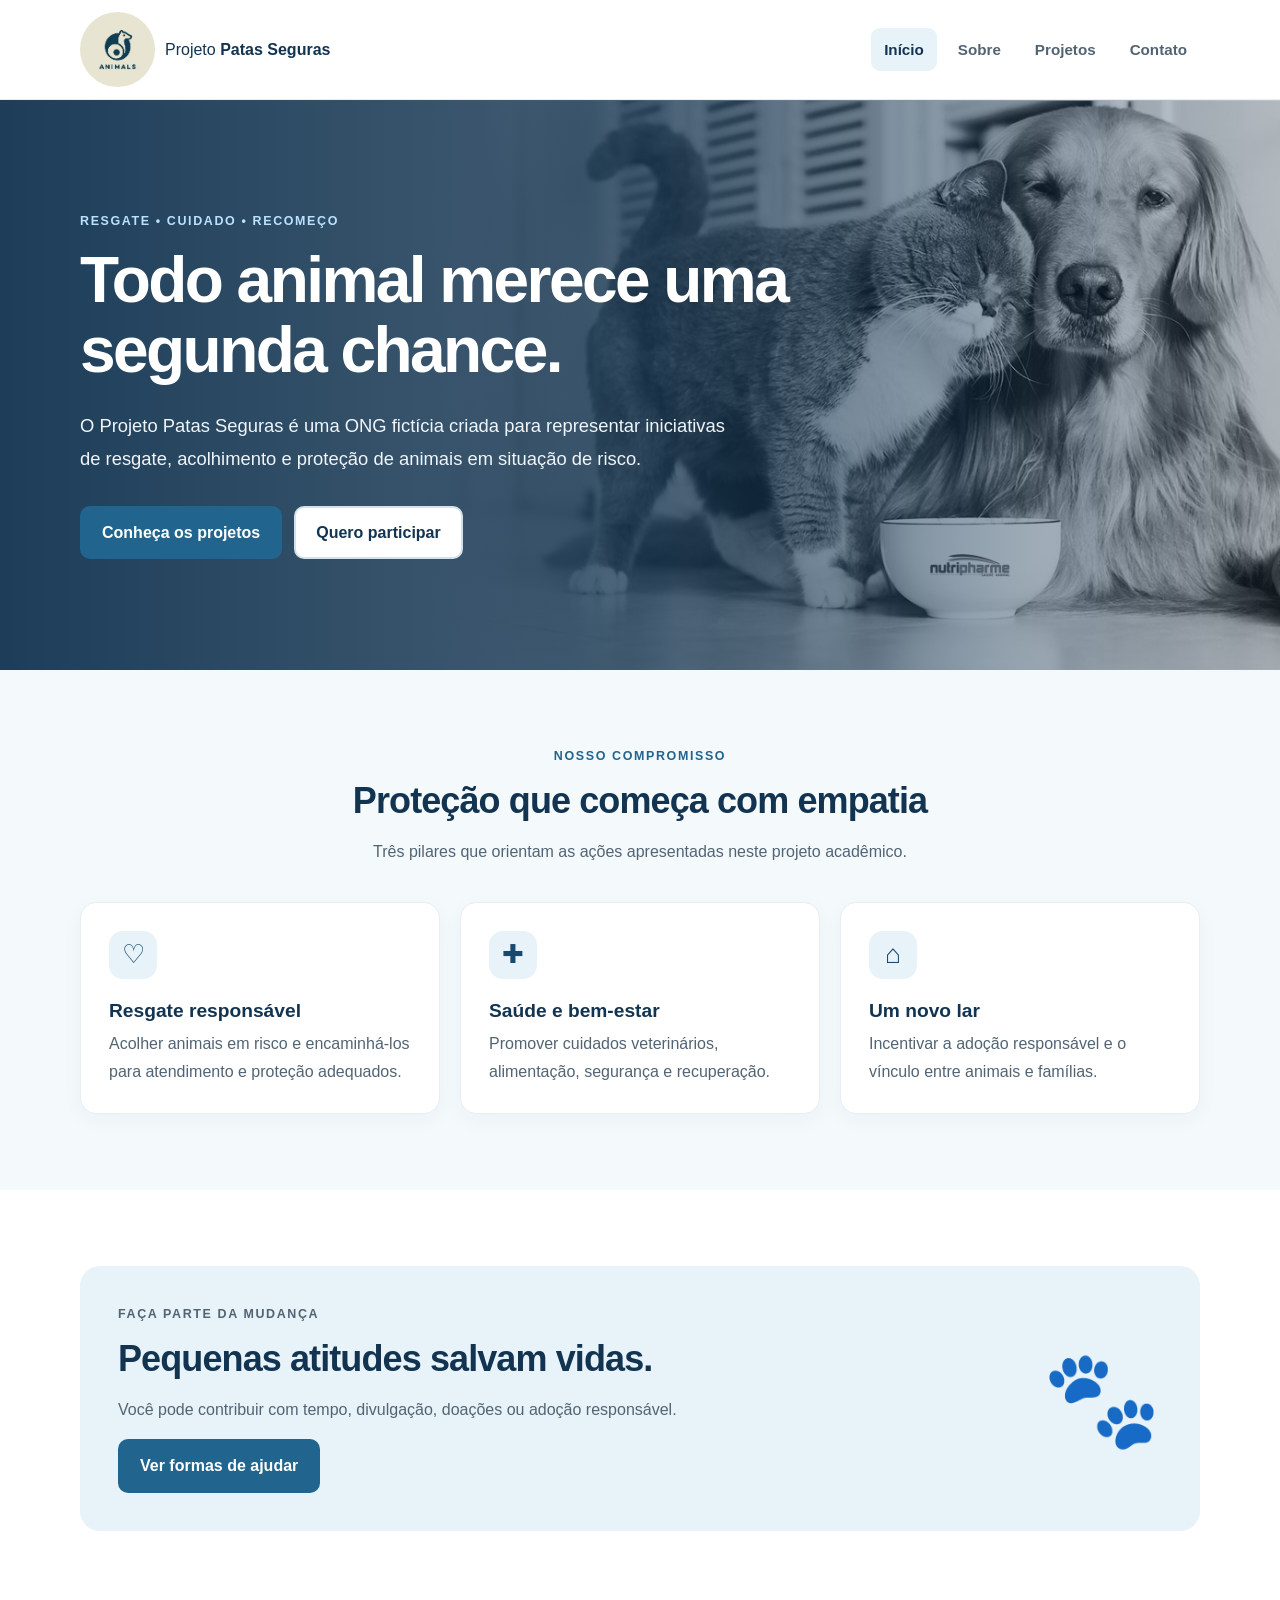
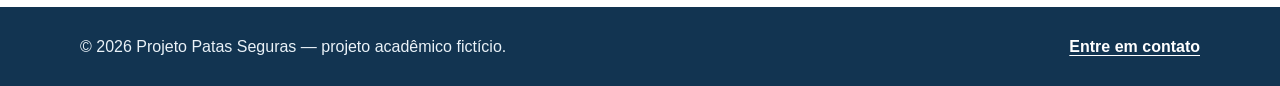
<file: ong-resgate-animal/index.html>
<!DOCTYPE html>
<html lang="pt-BR">
<head>
    <!-- Codificação de caracteres para aceitar acentos. -->
    <meta charset="UTF-8">

    <!-- Adapta a página à largura do celular ou computador. -->
    <meta name="viewport" content="width=device-width, initial-scale=1.0">

    <meta name="description" content="Conheça o Projeto Patas Seguras, uma ONG fictícia dedicada ao resgate e à proteção animal.">

    <title>Início | Projeto Patas Seguras</title>

    <!-- CSS externo compartilhado pelo site inteiro. -->
    <link rel="stylesheet" href="style.css">

    <!-- JavaScript externo. defer espera o HTML ser interpretado. -->
    <script src="script.js" defer></script>
</head>

<body>

    <!-- CABEÇALHO E MENU -->
    <header class="site-header">
        <div class="container header-inner">

            <a class="brand" href="index.html">
                <img
    src="img/logo.jpg"
    alt="Logo da ONG"
    class="brand-icon"
>
                <span>Projeto <strong>Patas Seguras</strong></span>
            </a>

            <nav class="main-nav" aria-label="Navegação principal">
                <a href="index.html" aria-current="page">Início</a>
                <a href="sobre.html">Sobre</a>
                <a href="projetos.html">Projetos</a>
                <a href="contato.html">Contato</a>
            </nav>

        </div>
    </header>

    <main>

        <!-- BANNER PRINCIPAL -->
        <section class="hero-banner">

            <!-- IMAGEM DO BANNER: -->
            <img
                class="banner-image"
                src="img/hero-animais.jpg"
                alt="Cães e gatos resgatados que representam a proteção animal"
            >

            <!-- Camada azul transparente para melhorar a leitura. -->
            <div class="banner-overlay"></div>

            <!-- Texto e botões posicionados sobre o banner. -->
            <div class="container banner-content">

                <p class="eyebrow">Resgate • Cuidado • Recomeço</p>

                <h1>Todo animal merece uma segunda chance.</h1>

                <p class="banner-text">
                    O Projeto Patas Seguras é uma ONG fictícia criada
                    para representar iniciativas de resgate, acolhimento
                    e proteção de animais em situação de risco.
                </p>

                <div class="button-row">
                    <a class="button button-primary" href="projetos.html">
                        Conheça os projetos
                    </a>

                    <a class="button button-secondary" href="contato.html">
                        Quero participar
                    </a>
                </div>

            </div>
        </section>

        <!-- DESTAQUES DA ONG -->
        <section class="section section-soft">
            <div class="container">

                <div class="section-heading">
                    <p class="eyebrow">Nosso compromisso</p>
                    <h2>Proteção que começa com empatia</h2>
                    <p>
                        Três pilares que orientam as ações apresentadas
                        neste projeto acadêmico.
                    </p>
                </div>

                <!-- Cartões organizados com Flexbox no CSS. -->
                <div class="feature-grid">

                    <article class="feature-card">
                        <span class="feature-icon" aria-hidden="true">♡</span>
                        <h3>Resgate responsável</h3>
                        <p>
                            Acolher animais em risco e encaminhá-los
                            para atendimento e proteção adequados.
                        </p>
                    </article>

                    <article class="feature-card">
                        <span class="feature-icon" aria-hidden="true">✚</span>
                        <h3>Saúde e bem-estar</h3>
                        <p>
                            Promover cuidados veterinários, alimentação,
                            segurança e recuperação.
                        </p>
                    </article>

                    <article class="feature-card">
                        <span class="feature-icon" aria-hidden="true">⌂</span>
                        <h3>Um novo lar</h3>
                        <p>
                            Incentivar a adoção responsável e o vínculo
                            entre animais e famílias.
                        </p>
                    </article>

                </div>
            </div>
        </section>

        <!-- INTERAÇÃO JAVASCRIPT ADICIONAL -->
        <section class="section">
            <div class="container participation-panel">

                <div>
                    <p class="eyebrow">Faça parte da mudança</p>
                    <h2>Pequenas atitudes salvam vidas.</h2>

                    <p>
                        Você pode contribuir com tempo, divulgação,
                        doações ou adoção responsável.
                    </p>

                    <!-- O JavaScript mostra ou oculta este conteúdo. -->
                    <div id="participation-details" class="toggle-details" hidden>
                        <p>
                            <strong>Como ajudar:</strong>
                            divulgue animais para adoção, doe ração
                            ou materiais, ofereça apoio como voluntário
                            e incentive a identificação e a castração
                            responsável.
                        </p>
                    </div>

                    <button
                        class="button button-primary"
                        id="toggle-details"
                        type="button"
                        aria-expanded="false"
                        aria-controls="participation-details"
                    >
                        Ver formas de ajudar
                    </button>
                </div>

                <div class="participation-mark" aria-hidden="true">🐾</div>

            </div>
        </section>

    </main>

    <!-- RODAPÉ -->
    <footer class="site-footer">
        <div class="container footer-inner">
            <p>© 2026 Projeto Patas Seguras — projeto acadêmico fictício.</p>
            <a href="contato.html">Entre em contato</a>
        </div>
    </footer>

</body>
</html>
</file>
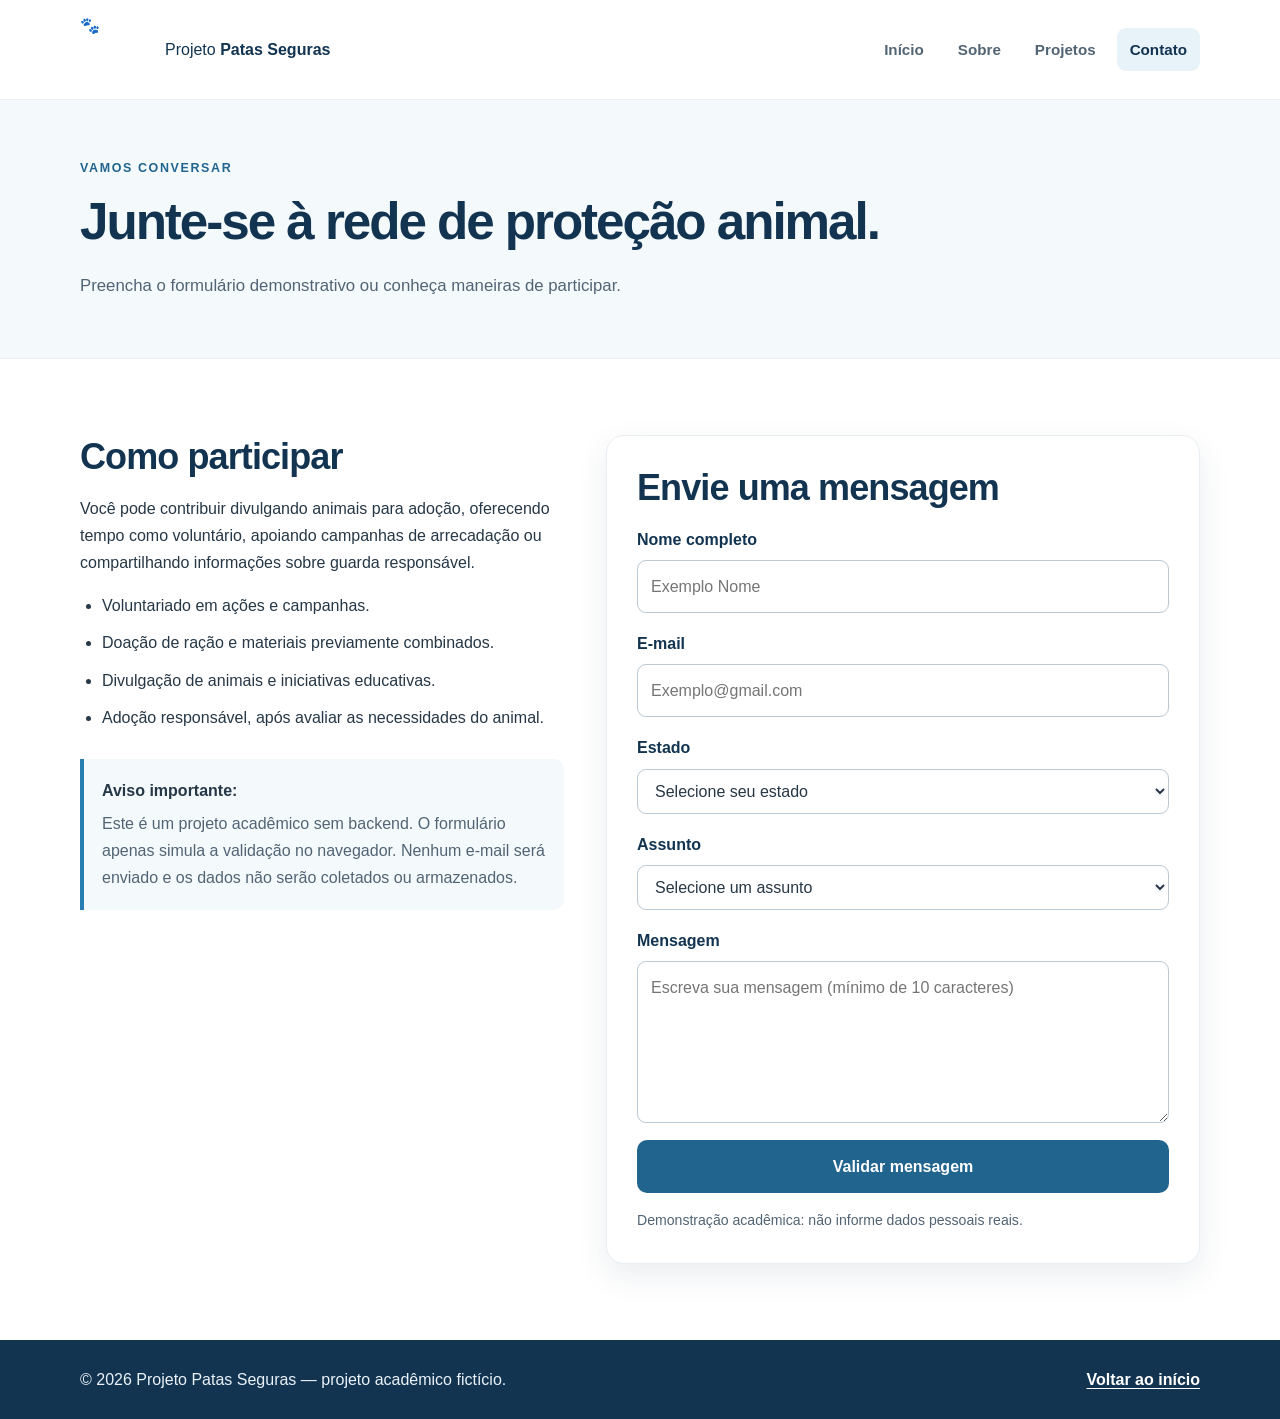
<file: ong-resgate-animal/contato.html>
<!DOCTYPE html>
<html lang="pt-BR">
<head>
    <meta charset="UTF-8">
    <meta name="viewport" content="width=device-width, initial-scale=1.0">
    <meta name="description" content="Entre em contato com o Projeto Patas Seguras.">
    <title>Contato | Projeto Patas Seguras</title>
    <link rel="stylesheet" href="style.css">
    <script src="script.js" defer></script>
</head>

<body>

    <header class="site-header">
        <div class="container header-inner">
            <a class="brand" href="index.html">
                <span class="brand-icon" aria-hidden="true">🐾</span>
                <span>Projeto <strong>Patas Seguras</strong></span>
            </a>

            <nav class="main-nav" aria-label="Navegação principal">
                <a href="index.html">Início</a>
                <a href="sobre.html">Sobre</a>
                <a href="projetos.html">Projetos</a>
                <a href="contato.html" aria-current="page">Contato</a>
            </nav>
        </div>
    </header>

    <main>

        <section class="page-banner">
            <div class="container">
                <p class="eyebrow">Vamos conversar</p>
                <h1>Junte-se à rede de proteção animal.</h1>
                <p>
                    Preencha o formulário demonstrativo ou conheça
                    maneiras de participar.
                </p>
            </div>
        </section>

        <section class="section">
            <div class="container contact-grid">

                <!-- INFORMAÇÕES SOBRE PARTICIPAÇÃO -->
                <div class="contact-copy">

                    <h2>Como participar</h2>

                    <p>
                        Você pode contribuir divulgando animais para adoção,
                        oferecendo tempo como voluntário, apoiando campanhas
                        de arrecadação ou compartilhando informações sobre
                        guarda responsável.
                    </p>

                    <ul class="check-list">
                        <li>Voluntariado em ações e campanhas.</li>
                        <li>Doação de ração e materiais previamente combinados.</li>
                        <li>Divulgação de animais e iniciativas educativas.</li>
                        <li>Adoção responsável, após avaliar as necessidades do animal.</li>
                    </ul>

                    <div class="notice">
                        <strong>Aviso importante:</strong>
                        <p>
                            Este é um projeto acadêmico sem backend.
                            O formulário apenas simula a validação no navegador.
                            Nenhum e-mail será enviado e os dados não serão
                            coletados ou armazenados.
                        </p>
                    </div>

                </div>

                <!-- FORMULÁRIO -->
                <div class="form-card">

                    <h2>Envie uma mensagem</h2>

                    <!-- novalidate permite mostrar as mensagens personalizadas do JS. -->
                    <form id="contact-form" novalidate>

                        <div class="form-field">
                            <label for="nome">Nome completo</label>
                            <input
                                type="text"
                                id="nome"
                                name="nome"
                                placeholder="Exemplo Nome"
                                autocomplete="name"
                                minlength="3"
                                required
                            >
                        </div>

                        <div class="form-field">
                            <label for="email">E-mail</label>
                            <input
                                type="email"
                                id="email"
                                name="email"
                                placeholder="Exemplo@gmail.com"
                                autocomplete="email"
                                required
                            >
                        </div>

                        <div class="form-field">
                            <label for="estado">Estado</label>
                            <select id="estado" name="estado" required>
                                <option value="">Selecione seu estado</option>
                                <option value="AC">Acre (AC)</option>
                                <option value="AL">Alagoas (AL)</option>
                                <option value="AP">Amapá (AP)</option>
                                <option value="AM">Amazonas (AM)</option>
                                <option value="BA">Bahia (BA)</option>
                                <option value="CE">Ceará (CE)</option>
                                <option value="DF">Distrito Federal (DF)</option>
                                <option value="ES">Espírito Santo (ES)</option>
                                <option value="GO">Goiás (GO)</option>
                                <option value="MA">Maranhão (MA)</option>
                                <option value="MT">Mato Grosso (MT)</option>
                                <option value="MS">Mato Grosso do Sul (MS)</option>
                                <option value="MG">Minas Gerais (MG)</option>
                                <option value="PA">Pará (PA)</option>
                                <option value="PB">Paraíba (PB)</option>
                                <option value="PR">Paraná (PR)</option>
                                <option value="PE">Pernambuco (PE)</option>
                                <option value="PI">Piauí (PI)</option>
                                <option value="RJ">Rio de Janeiro (RJ)</option>
                                <option value="RN">Rio Grande do Norte (RN)</option>
                                <option value="RS">Rio Grande do Sul (RS)</option>
                                <option value="RO">Rondônia (RO)</option>
                                <option value="RR">Roraima (RR)</option>
                                <option value="SC">Santa Catarina (SC)</option>
                                <option value="SP">São Paulo (SP)</option>
                                <option value="SE">Sergipe (SE)</option>
                                <option value="TO">Tocantins (TO)</option>
                            </select>
                        </div>

                        <div class="form-field">
                            <label for="assunto">Assunto</label>
                            <select id="assunto" name="assunto" required>
                                <option value="">Selecione um assunto</option>
                                <option value="Voluntariado">Voluntariado</option>
                                <option value="Doação">Doação</option>
                                <option value="Adoção">Adoção</option>
                                <option value="Informações">Informações gerais</option>
                            </select>
                        </div>

                        <div class="form-field">
                            <label for="mensagem">Mensagem</label>
                            <textarea
                                id="mensagem"
                                name="mensagem"
                                rows="5"
                                minlength="10"
                                placeholder="Escreva sua mensagem (mínimo de 10 caracteres)"
                                required
                            ></textarea>
                        </div>

                        <button
                            class="button button-primary button-full"
                            type="submit"
                        >
                            Validar mensagem
                        </button>

                        <!-- aria-live anuncia a resposta a leitores de tela. -->
                        <p
                            id="form-feedback"
                            class="form-feedback"
                            role="status"
                            aria-live="polite"
                        ></p>

                    </form>

                    <p class="small-note">
                        Demonstração acadêmica: não informe dados pessoais reais.
                    </p>

                </div>

            </div>
        </section>

    </main>

    <footer class="site-footer">
        <div class="container footer-inner">
            <p>© 2026 Projeto Patas Seguras — projeto acadêmico fictício.</p>
            <a href="index.html">Voltar ao início</a>
        </div>
    </footer>

</body>
</html>
</file>
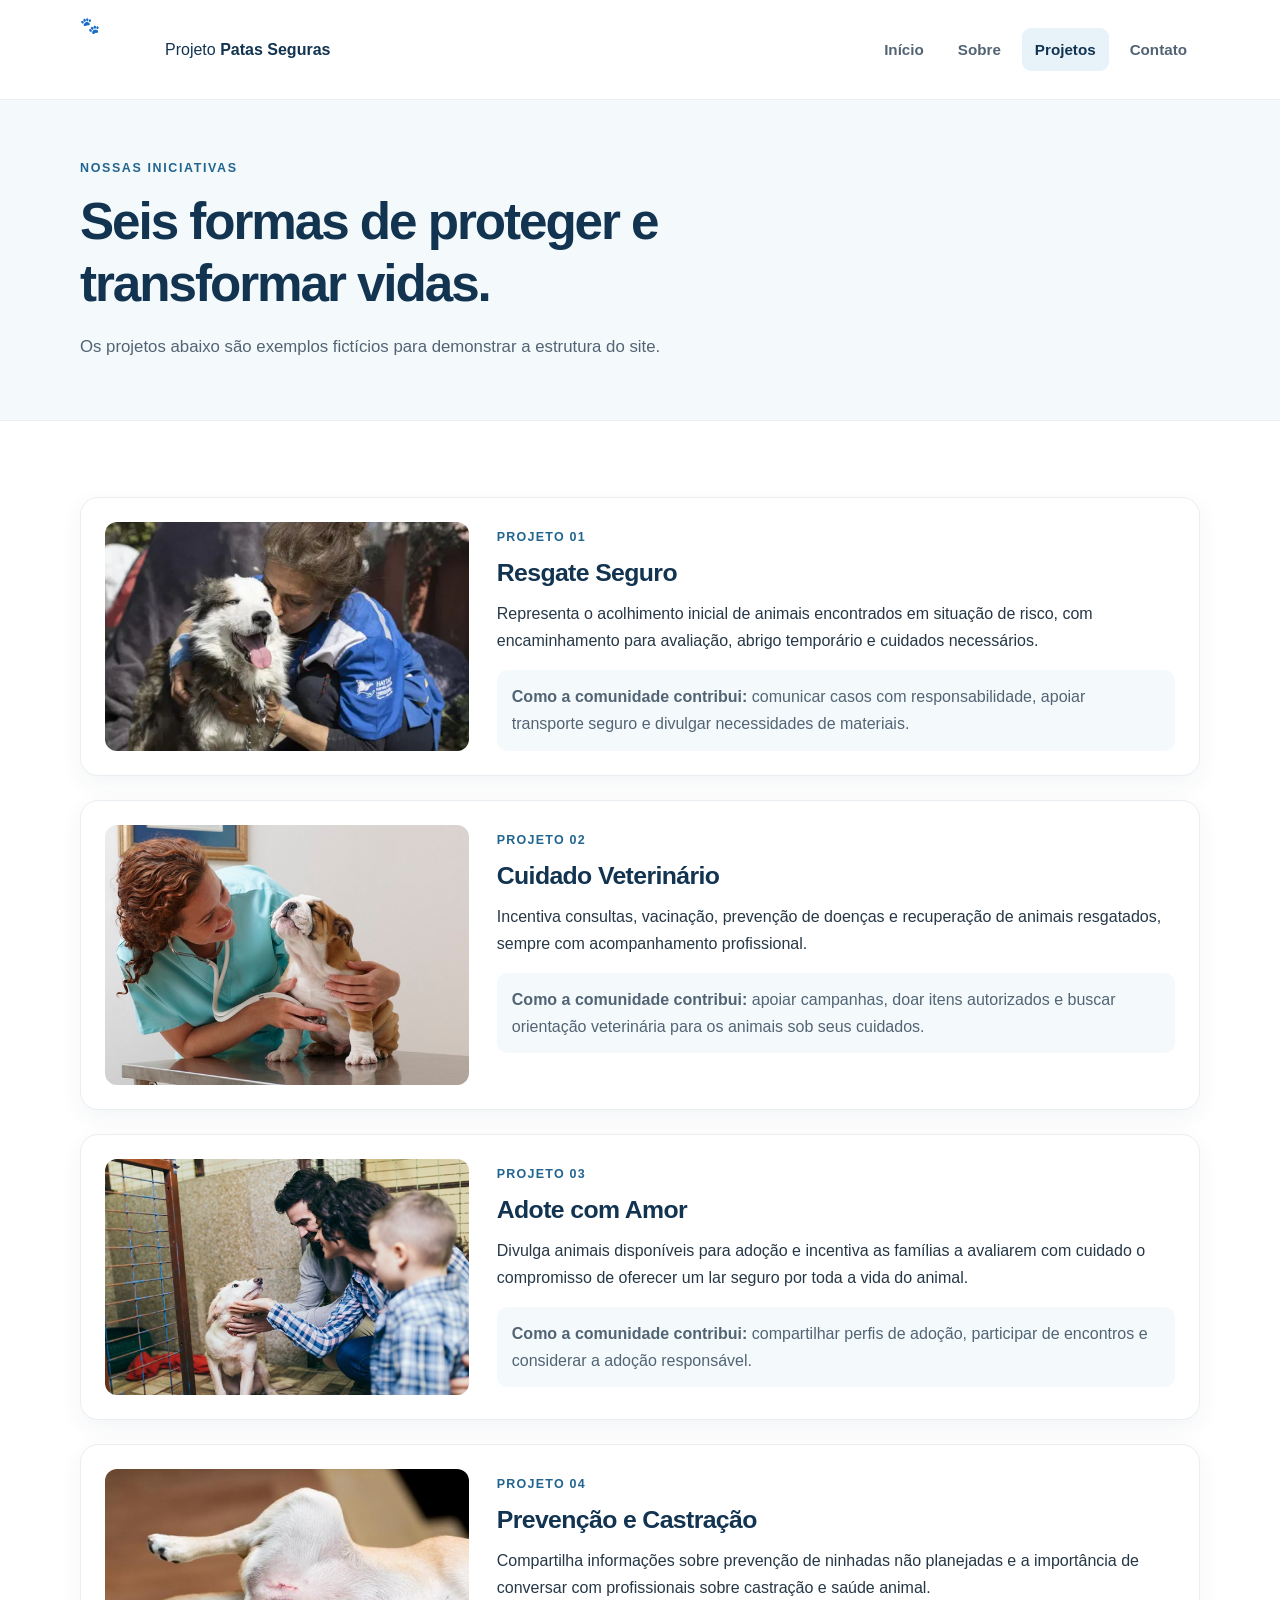
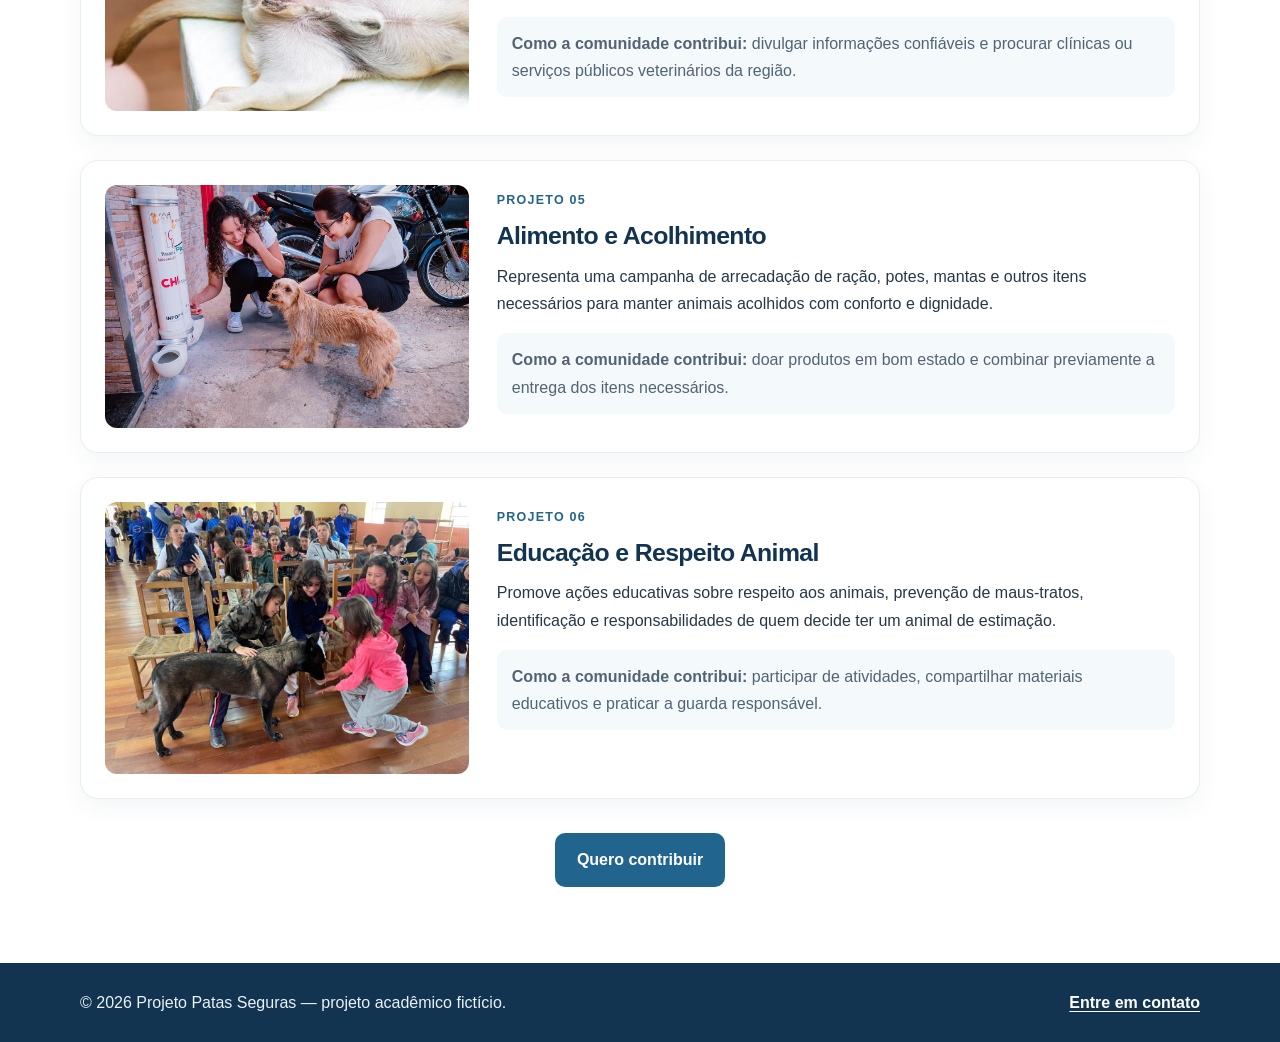
<file: ong-resgate-animal/projetos.html>
<!DOCTYPE html>
<html lang="pt-BR">
<head>
    <meta charset="UTF-8">
    <meta name="viewport" content="width=device-width, initial-scale=1.0">
    <meta name="description" content="Conheça seis iniciativas ilustrativas de resgate e proteção animal.">
    <title>Projetos | Projeto Patas Seguras</title>
    <link rel="stylesheet" href="style.css">
    <script src="script.js" defer></script>
</head>

<body>

    <header class="site-header">
        <div class="container header-inner">
            <a class="brand" href="index.html">
                <span class="brand-icon" aria-hidden="true">🐾</span>
                <span>Projeto <strong>Patas Seguras</strong></span>
            </a>

            <nav class="main-nav" aria-label="Navegação principal">
                <a href="index.html">Início</a>
                <a href="sobre.html">Sobre</a>
                <a href="projetos.html" aria-current="page">Projetos</a>
                <a href="contato.html">Contato</a>
            </nav>
        </div>
    </header>

    <main>

        <section class="page-banner">
            <div class="container">
                <p class="eyebrow">Nossas iniciativas</p>
                <h1>Seis formas de proteger e transformar vidas.</h1>
                <p>
                    Os projetos abaixo são exemplos fictícios para demonstrar
                    a estrutura do site.
                </p>
            </div>
        </section>

        <!--
            LISTA VERTICAL:
            A classe project-list organiza os projetos um abaixo do outro.
        -->
        <section class="section">
            <div class="container project-list">

                <!-- PROJETO 1 -->
                <article class="project-item">

                    <div class="project-image">
                        <!-- projeto-resgate -->
                        <img
                            src="img/projeto-resgate.webp"
                        >
                    </div>

                    <div class="project-content">
                        <span class="project-number">Projeto 01</span>
                        <h2>Resgate Seguro</h2>

                        <p>
                            Representa o acolhimento inicial de animais
                            encontrados em situação de risco, com
                            encaminhamento para avaliação, abrigo temporário
                            e cuidados necessários.
                        </p>

                        <p class="contribution">
                            <strong>Como a comunidade contribui:</strong>
                            comunicar casos com responsabilidade, apoiar
                            transporte seguro e divulgar necessidades
                            de materiais.
                        </p>
                    </div>

                </article>

                <!-- PROJETO 2 -->
                <article class="project-item">

                    <div class="project-image">
                        <!-- projeto-veterinario -->
                        <img
                            src="img/projeto-veterinario.jpg"
                        >
                    </div>

                    <div class="project-content">
                        <span class="project-number">Projeto 02</span>
                        <h2>Cuidado Veterinário</h2>

                        <p>
                            Incentiva consultas, vacinação, prevenção
                            de doenças e recuperação de animais resgatados,
                            sempre com acompanhamento profissional.
                        </p>

                        <p class="contribution">
                            <strong>Como a comunidade contribui:</strong>
                            apoiar campanhas, doar itens autorizados
                            e buscar orientação veterinária para os
                            animais sob seus cuidados.
                        </p>
                    </div>

                </article>

                <!-- PROJETO 3 -->
                <article class="project-item">

                    <div class="project-image">
                        <!-- projeto-adocao -->
                        <img
                            src="img/projeto-adocao.jpg"
                        >
                    </div>

                    <div class="project-content">
                        <span class="project-number">Projeto 03</span>
                        <h2>Adote com Amor</h2>

                        <p>
                            Divulga animais disponíveis para adoção
                            e incentiva as famílias a avaliarem com cuidado
                            o compromisso de oferecer um lar seguro por
                            toda a vida do animal.
                        </p>

                        <p class="contribution">
                            <strong>Como a comunidade contribui:</strong>
                            compartilhar perfis de adoção, participar
                            de encontros e considerar a adoção responsável.
                        </p>
                    </div>

                </article>

                <!-- PROJETO 4 -->
                <article class="project-item">

                    <div class="project-image">
                        <!-- projeto-castracao -->
                        <img
                            src="img/projeto-castracao.jpg"
                        >
                    </div>

                    <div class="project-content">
                        <span class="project-number">Projeto 04</span>
                        <h2>Prevenção e Castração</h2>

                        <p>
                            Compartilha informações sobre prevenção
                            de ninhadas não planejadas e a importância
                            de conversar com profissionais sobre castração
                            e saúde animal.
                        </p>

                        <p class="contribution">
                            <strong>Como a comunidade contribui:</strong>
                            divulgar informações confiáveis e procurar
                            clínicas ou serviços públicos veterinários
                            da região.
                        </p>
                    </div>

                </article>

                <!-- PROJETO 5 -->
                <article class="project-item">

                    <div class="project-image">
                        <!-- projeto-alimentacao -->
                        <img
                            src="img/projeto-alimentacao.jpg"
                        >
                    </div>

                    <div class="project-content">
                        <span class="project-number">Projeto 05</span>
                        <h2>Alimento e Acolhimento</h2>

                        <p>
                            Representa uma campanha de arrecadação de ração,
                            potes, mantas e outros itens necessários para
                            manter animais acolhidos com conforto e dignidade.
                        </p>

                        <p class="contribution">
                            <strong>Como a comunidade contribui:</strong>
                            doar produtos em bom estado e combinar
                            previamente a entrega dos itens necessários.
                        </p>
                    </div>

                </article>

                <!-- PROJETO 6 -->
                <article class="project-item">

                    <div class="project-image">
                        <!-- projeto-educacao -->
                        <img
                            src="img/projeto-educacao.jpeg"
                        >
                    </div>

                    <div class="project-content">
                        <span class="project-number">Projeto 06</span>
                        <h2>Educação e Respeito Animal</h2>

                        <p>
                            Promove ações educativas sobre respeito
                            aos animais, prevenção de maus-tratos,
                            identificação e responsabilidades de quem
                            decide ter um animal de estimação.
                        </p>

                        <p class="contribution">
                            <strong>Como a comunidade contribui:</strong>
                            participar de atividades, compartilhar materiais
                            educativos e praticar a guarda responsável.
                        </p>
                    </div>

                </article>

            </div>

            <!-- Botão ao final da lista. -->
            <div class="container center-action">
                <a class="button button-primary" href="contato.html">
                    Quero contribuir
                </a>
            </div>

        </section>

    </main>

    <footer class="site-footer">
        <div class="container footer-inner">
            <p>© 2026 Projeto Patas Seguras — projeto acadêmico fictício.</p>
            <a href="contato.html">Entre em contato</a>
        </div>
    </footer>

</body>
</html>
</file>
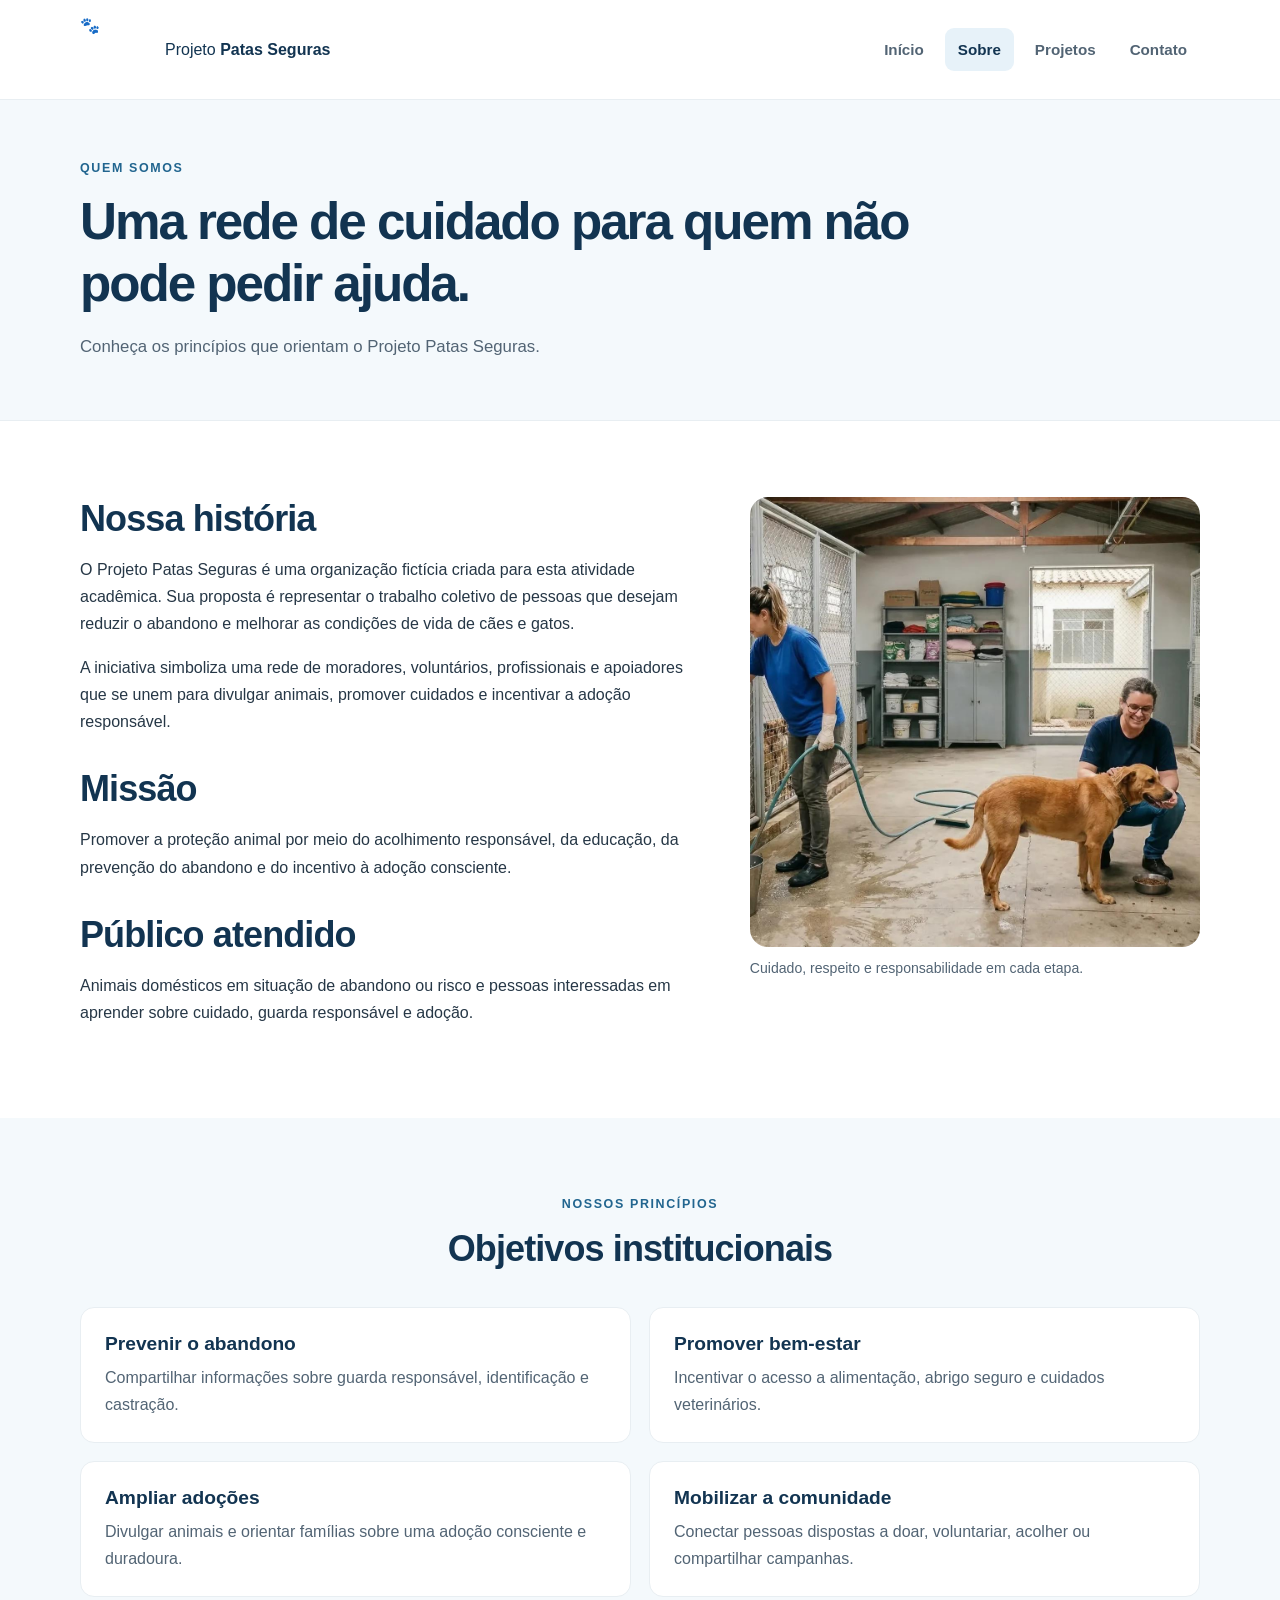
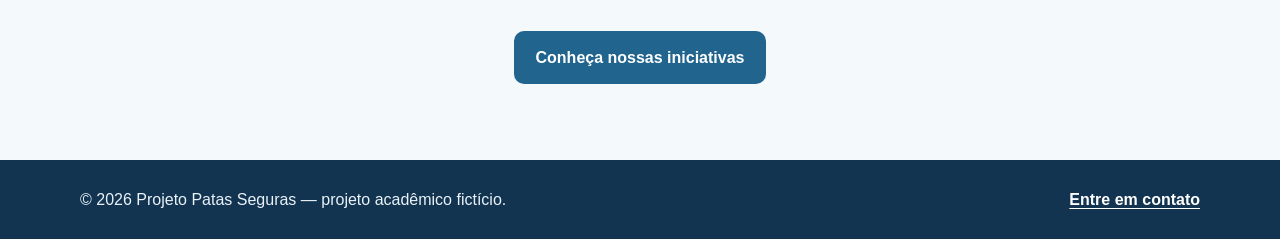
<file: ong-resgate-animal/sobre.html>
<!DOCTYPE html>
<html lang="pt-BR">
<head>
    <meta charset="UTF-8">
    <meta name="viewport" content="width=device-width, initial-scale=1.0">
    <meta name="description" content="Conheça a história, a missão e os objetivos do Projeto Patas Seguras.">
    <title>Sobre | Projeto Patas Seguras</title>
    <link rel="stylesheet" href="style.css">
    <script src="script.js" defer></script>
</head>

<body>

    <header class="site-header">
        <div class="container header-inner">
            <a class="brand" href="index.html">
                <span class="brand-icon" aria-hidden="true">🐾</span>
                <span>Projeto <strong>Patas Seguras</strong></span>
            </a>

            <nav class="main-nav" aria-label="Navegação principal">
                <a href="index.html">Início</a>
                <a href="sobre.html" aria-current="page">Sobre</a>
                <a href="projetos.html">Projetos</a>
                <a href="contato.html">Contato</a>
            </nav>
        </div>
    </header>

    <main>

        <!-- TÍTULO DA PÁGINA -->
        <section class="page-banner">
            <div class="container">
                <p class="eyebrow">Quem somos</p>
                <h1>Uma rede de cuidado para quem não pode pedir ajuda.</h1>
                <p>Conheça os princípios que orientam o Projeto Patas Seguras.</p>
            </div>
        </section>

        <!-- HISTÓRIA, MISSÃO E PÚBLICO -->
        <section class="section">
            <div class="container about-grid">

                <div class="about-copy">
                    <h2>Nossa história</h2>

                    <p>
                        O Projeto Patas Seguras é uma organização fictícia
                        criada para esta atividade acadêmica. Sua proposta
                        é representar o trabalho coletivo de pessoas que
                        desejam reduzir o abandono e melhorar as condições
                        de vida de cães e gatos.
                    </p>

                    <p>
                        A iniciativa simboliza uma rede de moradores,
                        voluntários, profissionais e apoiadores que se unem
                        para divulgar animais, promover cuidados e incentivar
                        a adoção responsável.
                    </p>

                    <h2>Missão</h2>
                    <p>
                        Promover a proteção animal por meio do acolhimento
                        responsável, da educação, da prevenção do abandono
                        e do incentivo à adoção consciente.
                    </p>

                    <h2>Público atendido</h2>
                    <p>
                        Animais domésticos em situação de abandono ou risco
                        e pessoas interessadas em aprender sobre cuidado,
                        guarda responsável e adoção.
                    </p>
                </div>

                <div class="about-visual">
                    <!--
                        IMAGEM: voluntarios.jpg
                    -->
                    <img
                        src="img/voluntarios.jfif"
                    >

                    <p class="image-caption">
                        Cuidado, respeito e responsabilidade em cada etapa.
                    </p>
                </div>

            </div>
        </section>

        <!-- OBJETIVOS INSTITUCIONAIS -->
        <section class="section section-soft">
            <div class="container">

                <div class="section-heading">
                    <p class="eyebrow">Nossos princípios</p>
                    <h2>Objetivos institucionais</h2>
                </div>

                <div class="values-grid">

                    <article class="value-card">
                        <h3>Prevenir o abandono</h3>
                        <p>
                            Compartilhar informações sobre guarda responsável,
                            identificação e castração.
                        </p>
                    </article>

                    <article class="value-card">
                        <h3>Promover bem-estar</h3>
                        <p>
                            Incentivar o acesso a alimentação, abrigo seguro
                            e cuidados veterinários.
                        </p>
                    </article>

                    <article class="value-card">
                        <h3>Ampliar adoções</h3>
                        <p>
                            Divulgar animais e orientar famílias sobre uma
                            adoção consciente e duradoura.
                        </p>
                    </article>

                    <article class="value-card">
                        <h3>Mobilizar a comunidade</h3>
                        <p>
                            Conectar pessoas dispostas a doar, voluntariar,
                            acolher ou compartilhar campanhas.
                        </p>
                    </article>

                </div>

                <div class="center-action">
                    <a class="button button-primary" href="projetos.html">
                        Conheça nossas iniciativas
                    </a>
                </div>

            </div>
        </section>

    </main>

    <footer class="site-footer">
        <div class="container footer-inner">
            <p>© 2026 Projeto Patas Seguras — projeto acadêmico fictício.</p>
            <a href="contato.html">Entre em contato</a>
        </div>
    </footer>

</body>
</html>
</file>
<file: ong-resgate-animal/style.css>
/* ==================================================
   PROJETO PATAS SEGURAS
   Folha de estilos compartilhada pelas quatro páginas.
   ================================================== */

/* Aplica um modelo de caixa previsível a todos os elementos. */
* {
    box-sizing: border-box;
}

:root {
    --blue-900: #123451;
    --blue-800: #174a70;
    --blue-700: #21658f;
    --blue-600: #287db1;
    --blue-100: #e7f2f9;
    --blue-050: #f4f9fc;

    --gray-900: #263746;
    --gray-700: #526474;
    --gray-500: #8292a0;
    --gray-300: #d6e0e7;
    --gray-200: #e8eef2;

    --white: #ffffff;

    --shadow: 0 12px 32px rgba(18, 52, 81, 0.09);
}

/* Configurações gerais do documento. */
html {
    scroll-behavior: smooth;
}

body {
    margin: 0;
    background: var(--white);
    color: var(--gray-900);
    font-family: Arial, Helvetica, sans-serif;
    font-size: 16px;
    line-height: 1.7;
}

/* Impede que imagens ultrapassem o espaço disponível. */
img {
    display: block;
    max-width: 100%;
    height: auto;
}

/* Estilo dos links. */
a {
    color: var(--blue-700);
    text-underline-offset: 0.2em;
}

a:hover {
    color: var(--blue-900);
}

/* Foco visível para navegação por teclado. */
a:focus-visible,
button:focus-visible,
input:focus-visible,
select:focus-visible,
textarea:focus-visible {
    outline: 3px solid #f0b429;
    outline-offset: 3px;
}

/* Estilo padrão dos títulos e parágrafos. */
h1, h2, h3, p {
    margin-top: 0;
}

h1, h2, h3 {
    color: var(--blue-900);
    line-height: 1.2;
}

h1 {
    font-size: clamp(2.1rem, 5vw, 3.8rem);
    letter-spacing: -0.04em;
    margin-bottom: 1.2rem;
}

h2 {
    font-size: clamp(1.65rem, 3vw, 2.25rem);
    letter-spacing: -0.025em;
    margin-bottom: 1rem;
}

h3 {
    font-size: 1.2rem;
    margin-bottom: 0.55rem;
}

/* Mantém o conteúdo alinhado e centralizado. */
.container {
    width: min(1120px, calc(100% - 40px));
    margin-inline: auto;
}

/* ==================================================
   CABEÇALHO E MENU
   ================================================== */

.site-header {
    position: relative;
    z-index: 2;
    background: var(--white);
    border-bottom: 1px solid var(--gray-200);
}

.header-inner {
    display: flex;
    align-items: center;
    justify-content: space-between;
    gap: 24px;
    min-height: 82px;
    padding-block: 12px;
}

/* Nome e símbolo da ONG. */
.brand {
    display: inline-flex;
    align-items: center;
    gap: 10px;
    color: var(--blue-900);
    font-size: 1rem;
    text-decoration: none;
    white-space: nowrap;
}

.brand-icon {
    width: 75px;
    height: 75px;
    object-fit: contain;
    border-radius: 50%;
}

/* Links do menu. */
.main-nav {
    display: flex;
    align-items: center;
    justify-content: flex-end;
    flex-wrap: wrap;
    gap: 8px;
}

.main-nav a {
    padding: 9px 13px;
    border-radius: 9px;
    color: var(--gray-700);
    font-size: 0.95rem;
    font-weight: 700;
    text-decoration: none;
}

.main-nav a:hover,
.main-nav a[aria-current="page"] {
    background: var(--blue-100);
    color: var(--blue-900);
}

/* ==================================================
   BOTÕES
   ================================================== */

.button-row {
    display: flex;
    flex-wrap: wrap;
    gap: 12px;
    margin-top: 28px;
}

.button {
    display: inline-flex;
    min-height: 46px;
    align-items: center;
    justify-content: center;
    padding: 11px 20px;
    border: 2px solid transparent;
    border-radius: 10px;
    cursor: pointer;
    font: inherit;
    font-weight: 700;
    text-align: center;
    text-decoration: none;
    transition: background-color 160ms ease, transform 160ms ease;
}

.button:hover {
    transform: translateY(-1px);
}

.button-primary {
    background: var(--blue-700);
    color: var(--white);
}

.button-primary:hover {
    background: var(--blue-900);
    color: var(--white);
}

.button-secondary {
    border-color: var(--gray-300);
    background: var(--white);
    color: var(--blue-900);
}

.button-secondary:hover {
    background: var(--blue-050);
    color: var(--blue-900);
}

.button-full {
    width: 100%;
}

/* ==================================================
   BANNER PRINCIPAL
   ================================================== */

.hero-banner {
    position: relative;
    display: flex;
    align-items: center;
    width: 100%;
    min-height: 570px;
    overflow: hidden;
    background-color: var(--blue-900);
}

/* A imagem ocupa toda a área do banner. */
.banner-image {
    position: absolute;
    inset: 0;
    width: 100%;
    height: 100%;
    object-fit: cover;
    object-position: center;
}

/* Camada azul semitransparente sobre a fotografia. */
.banner-overlay {
    position: absolute;
    inset: 0;
    background: linear-gradient(
        90deg,
        rgba(18, 52, 81, 0.95) 0%,
        rgba(18, 52, 81, 0.78) 45%,
        rgba(18, 52, 81, 0.20) 100%
    );
}

/* Conteúdo que fica por cima da imagem. */
.banner-content {
    position: relative;
    z-index: 1;
    padding-top: 80px;
    padding-bottom: 80px;
    color: var(--white);
}

.banner-content h1 {
    max-width: 760px;
    color: var(--white);
    font-size: clamp(2.3rem, 5vw, 4.2rem);
    line-height: 1.1;
    letter-spacing: -0.04em;
    margin-bottom: 24px;
}

.banner-text {
    max-width: 650px;
    color: #f0f5f9;
    font-size: 1.15rem;
    line-height: 1.8;
}

.banner-content .eyebrow {
    color: #b9e2ff;
}

.banner-content .button-row {
    margin-top: 30px;
}

/* ==================================================
   SEÇÕES E DESTAQUES
   ================================================== */

.section {
    padding: 76px 0;
}

.section-soft {
    background: var(--blue-050);
}

.section-heading {
    max-width: 700px;
    margin: 0 auto 36px;
    text-align: center;
}

.section-heading > p:last-child {
    color: var(--gray-700);
}

/* Flexbox organiza os três cartões lado a lado. */
.feature-grid {
    display: flex;
    align-items: stretch;
    gap: 20px;
}

.feature-card {
    flex: 1 1 0;
    padding: 28px;
    border: 1px solid var(--gray-200);
    border-radius: 16px;
    background: var(--white);
    box-shadow: 0 6px 20px rgba(18, 52, 81, 0.04);
}

.feature-card p,
.value-card p {
    margin-bottom: 0;
    color: var(--gray-700);
}

.feature-icon {
    display: grid;
    width: 48px;
    height: 48px;
    margin-bottom: 20px;
    place-items: center;
    border-radius: 14px;
    background: var(--blue-100);
    color: var(--blue-800);
    font-size: 1.65rem;
}

/* ==================================================
   INTERAÇÃO: FORMAS DE AJUDAR
   ================================================== */

.participation-panel {
    display: flex;
    align-items: center;
    justify-content: space-between;
    gap: 28px;
    padding: 38px;
    border-radius: 20px;
    background: var(--blue-100);
}

.participation-panel > div:first-child {
    max-width: 720px;
}

.participation-panel p {
    color: var(--gray-700);
}

.participation-mark {
    flex: 0 0 auto;
    color: var(--blue-700);
    font-size: clamp(3rem, 8vw, 6rem);
}

.toggle-details {
    margin: 18px 0;
    padding: 16px;
    border-left: 4px solid var(--blue-600);
    border-radius: 0 10px 10px 0;
    background: var(--white);
}

.toggle-details p {
    margin: 0;
}

/* ==================================================
   TÍTULOS INTERNOS DAS PÁGINAS
   ================================================== */

.page-banner {
    padding: 58px 0;
    background: var(--blue-050);
    border-bottom: 1px solid var(--gray-200);
}

.page-banner h1 {
    max-width: 850px;
    font-size: clamp(2rem, 4.5vw, 3.2rem);
}

.page-banner p:last-child {
    max-width: 720px;
    margin-bottom: 0;
    color: var(--gray-700);
    font-size: 1.05rem;
}

.eyebrow {
    margin-bottom: 12px;
    color: var(--blue-700);
    font-size: 0.78rem;
    font-weight: 800;
    letter-spacing: 0.13em;
    text-transform: uppercase;
}

/* ==================================================
   PÁGINA SOBRE
   ================================================== */

.about-grid {
    display: flex;
    align-items: flex-start;
    gap: 48px;
}

.about-copy {
    flex: 1 1 58%;
}

.about-copy h2:not(:first-child) {
    margin-top: 32px;
}

.about-visual {
    flex: 1 1 42%;
    min-width: 0;
}

.about-visual img {
    width: 100%;
    aspect-ratio: 4 / 4;
    border-radius: 18px;
    background: var(--blue-100);
    object-fit: cover;
}

.image-caption,
.small-note {
    color: var(--gray-700);
    font-size: 0.88rem;
}

.image-caption {
    margin-top: 10px;
}

/* Cartões de objetivos da ONG. */
.values-grid {
    display: grid;
    grid-template-columns: repeat(2, minmax(0, 1fr));
    gap: 18px;
}

.value-card {
    padding: 24px;
    border: 1px solid var(--gray-200);
    border-radius: 14px;
    background: var(--white);
}

.center-action {
    margin-top: 34px;
    text-align: center;
}

/* ==================================================
   PÁGINA PROJETOS
   Lista vertical: um projeto abaixo do outro.
   ================================================== */

.project-list {
    display: flex;
    flex-direction: column;
    gap: 24px;
}

.project-item {
    display: flex;
    align-items: stretch;
    gap: 28px;
    padding: 24px;
    border: 1px solid var(--gray-200);
    border-radius: 18px;
    background: var(--white);
    box-shadow: 0 8px 24px rgba(18, 52, 81, 0.05);
}

.project-image {
    flex: 0 0 34%;
    min-width: 0;
}

.project-image img {
    width: 100%;
    height: 100%;
    min-height: 220px;
    max-height: 290px;
    border-radius: 12px;
    background: var(--blue-100);
    object-fit: cover;
}

.project-content {
    flex: 1 1 auto;
    min-width: 0;
}

.project-content h2 {
    margin-bottom: 12px;
    font-size: 1.55rem;
}

.project-number {
    display: inline-block;
    margin-bottom: 10px;
    color: var(--blue-700);
    font-size: 0.78rem;
    font-weight: 800;
    letter-spacing: 0.1em;
    text-transform: uppercase;
}

.contribution {
    margin-bottom: 0;
    padding: 13px 15px;
    border-radius: 10px;
    background: var(--blue-050);
    color: var(--gray-700);
}

/* ==================================================
   PÁGINA CONTATO E FORMULÁRIO
   ================================================== */

.contact-grid {
    display: flex;
    align-items: flex-start;
    gap: 42px;
}

.contact-copy {
    flex: 1 1 45%;
}

.form-card {
    flex: 1 1 55%;
    min-width: 0;
    padding: 30px;
    border: 1px solid var(--gray-200);
    border-radius: 18px;
    background: var(--white);
    box-shadow: var(--shadow);
}

.check-list {
    padding-left: 22px;
}

.check-list li {
    margin-bottom: 10px;
}

.notice {
    margin-top: 28px;
    padding: 18px;
    border-left: 4px solid var(--blue-600);
    border-radius: 0 10px 10px 0;
    background: var(--blue-050);
}

.notice p {
    margin: 6px 0 0;
    color: var(--gray-700);
}

/* Organiza cada campo do formulário em coluna. */
.form-field {
    display: flex;
    flex-direction: column;
    gap: 7px;
    margin-bottom: 17px;
}

.form-field label {
    color: var(--blue-900);
    font-weight: 700;
}

.form-field input,
.form-field select,
.form-field textarea {
    width: 100%;
    min-width: 0;
    padding: 12px 13px;
    border: 1px solid #b9c8d3;
    border-radius: 9px;
    background: var(--white);
    color: var(--gray-900);
    font: inherit;
}

.form-field textarea {
    min-height: 130px;
    resize: vertical;
}

.form-field input:focus,
.form-field select:focus,
.form-field textarea:focus {
    border-color: var(--blue-600);
}

/* Mensagens de erro e sucesso produzidas pelo JavaScript. */
.form-feedback {
    margin: 16px 0 0;
    padding: 0;
    border-radius: 9px;
    font-weight: 700;
}

.form-feedback.error {
    padding: 12px;
    background: #fff0f0;
    color: #9b1c1c;
}

.form-feedback.success {
    padding: 12px;
    background: #eaf7ef;
    color: #17643a;
}

.small-note {
    margin: 14px 0 0;
}

/* ==================================================
   RODAPÉ
   ================================================== */

.site-footer {
    padding: 26px 0;
    background: var(--blue-900);
    color: #eaf2f8;
}

.footer-inner {
    display: flex;
    align-items: center;
    justify-content: space-between;
    gap: 18px;
}

.footer-inner p {
    margin: 0;
}

.footer-inner a {
    color: var(--white);
    font-weight: 700;
}

/* ==================================================
   RESPONSIVIDADE PARA TABLETS E TELAS MENORES
   ================================================== */

@media (max-width: 800px) {

    /* O menu passa para uma nova linha. */
    .header-inner {
        align-items: flex-start;
        flex-direction: column;
        gap: 10px;
    }

    .main-nav {
        justify-content: flex-start;
        width: 100%;
        gap: 3px;
    }

    .main-nav a {
        padding: 8px 10px;
    }

    /* Reduz o banner em telas menores. */
    .hero-banner {
        min-height: 500px;
    }

    .banner-content {
        padding-top: 65px;
        padding-bottom: 65px;
    }

    .banner-overlay {
        background: linear-gradient(
            90deg,
            rgba(18, 52, 81, 0.93),
            rgba(18, 52, 81, 0.65)
        );
    }

    /* Coloca conteúdo e imagem um abaixo do outro. */
    .about-grid,
    .contact-grid {
        flex-direction: column;
        gap: 30px;
    }

    .about-visual,
    .contact-copy,
    .form-card {
        width: 100%;
    }

    /* Os cartões da página inicial ficam empilhados. */
    .feature-grid {
        flex-direction: column;
    }

    .participation-panel {
        align-items: flex-start;
        padding: 26px;
    }

    .project-item {
        gap: 20px;
    }

    .project-image {
        flex-basis: 36%;
    }

    .project-image img {
        min-height: 180px;
    }
}

/* ==================================================
   RESPONSIVIDADE PARA CELULARES
   Exemplo de largura de referência: 390 px.
   ================================================== */

@media (max-width: 560px) {

    .container {
        width: calc(100% - 28px);
    }

    body {
        font-size: 15px;
    }

    .brand {
        white-space: normal;
    }

    /* Menu em duas colunas para caber na tela. */
    .main-nav {
        display: grid;
        grid-template-columns: repeat(2, minmax(0, 1fr));
    }

    .main-nav a {
        text-align: center;
    }

    /* Ajustes do banner no celular. */
    .hero-banner {
        min-height: 520px;
    }

    .banner-content {
        padding-top: 50px;
        padding-bottom: 50px;
    }

    .banner-content h1 {
        font-size: 2.35rem;
    }

    .banner-text {
        font-size: 1rem;
    }

    .banner-overlay {
        background: rgba(18, 52, 81, 0.78);
    }

    .banner-content .button-row {
        align-items: stretch;
        flex-direction: column;
    }

    .banner-content .button {
        width: 100%;
    }

    .section {
        padding: 50px 0;
    }

    .feature-card {
        padding: 22px;
    }

    .participation-panel {
        flex-direction: column;
    }

    .participation-mark {
        align-self: flex-end;
        font-size: 3.5rem;
    }

    .page-banner {
        padding: 42px 0;
    }

    /* Os cartões de objetivos ficam em uma única coluna. */
    .values-grid {
        grid-template-columns: 1fr;
    }

    /* Cada projeto fica abaixo do anterior, com a imagem no topo. */
    .project-item {
        flex-direction: column;
        gap: 18px;
        padding: 16px;
    }

    .project-image {
        flex-basis: auto;
        width: 100%;
    }

    .project-image img {
        height: auto;
        min-height: 0;
        max-height: none;
        aspect-ratio: 16 / 9;
    }

    .form-card {
        padding: 20px;
    }

    .footer-inner {
        align-items: flex-start;
        flex-direction: column;
    }
}

/* Respeita a preferência do usuário por movimento reduzido. */
@media (prefers-reduced-motion: reduce) {
    html {
        scroll-behavior: auto;
    }

    *,
    *::before,
    *::after {
        transition-duration: 0.01ms !important;
    }
}
</file>
